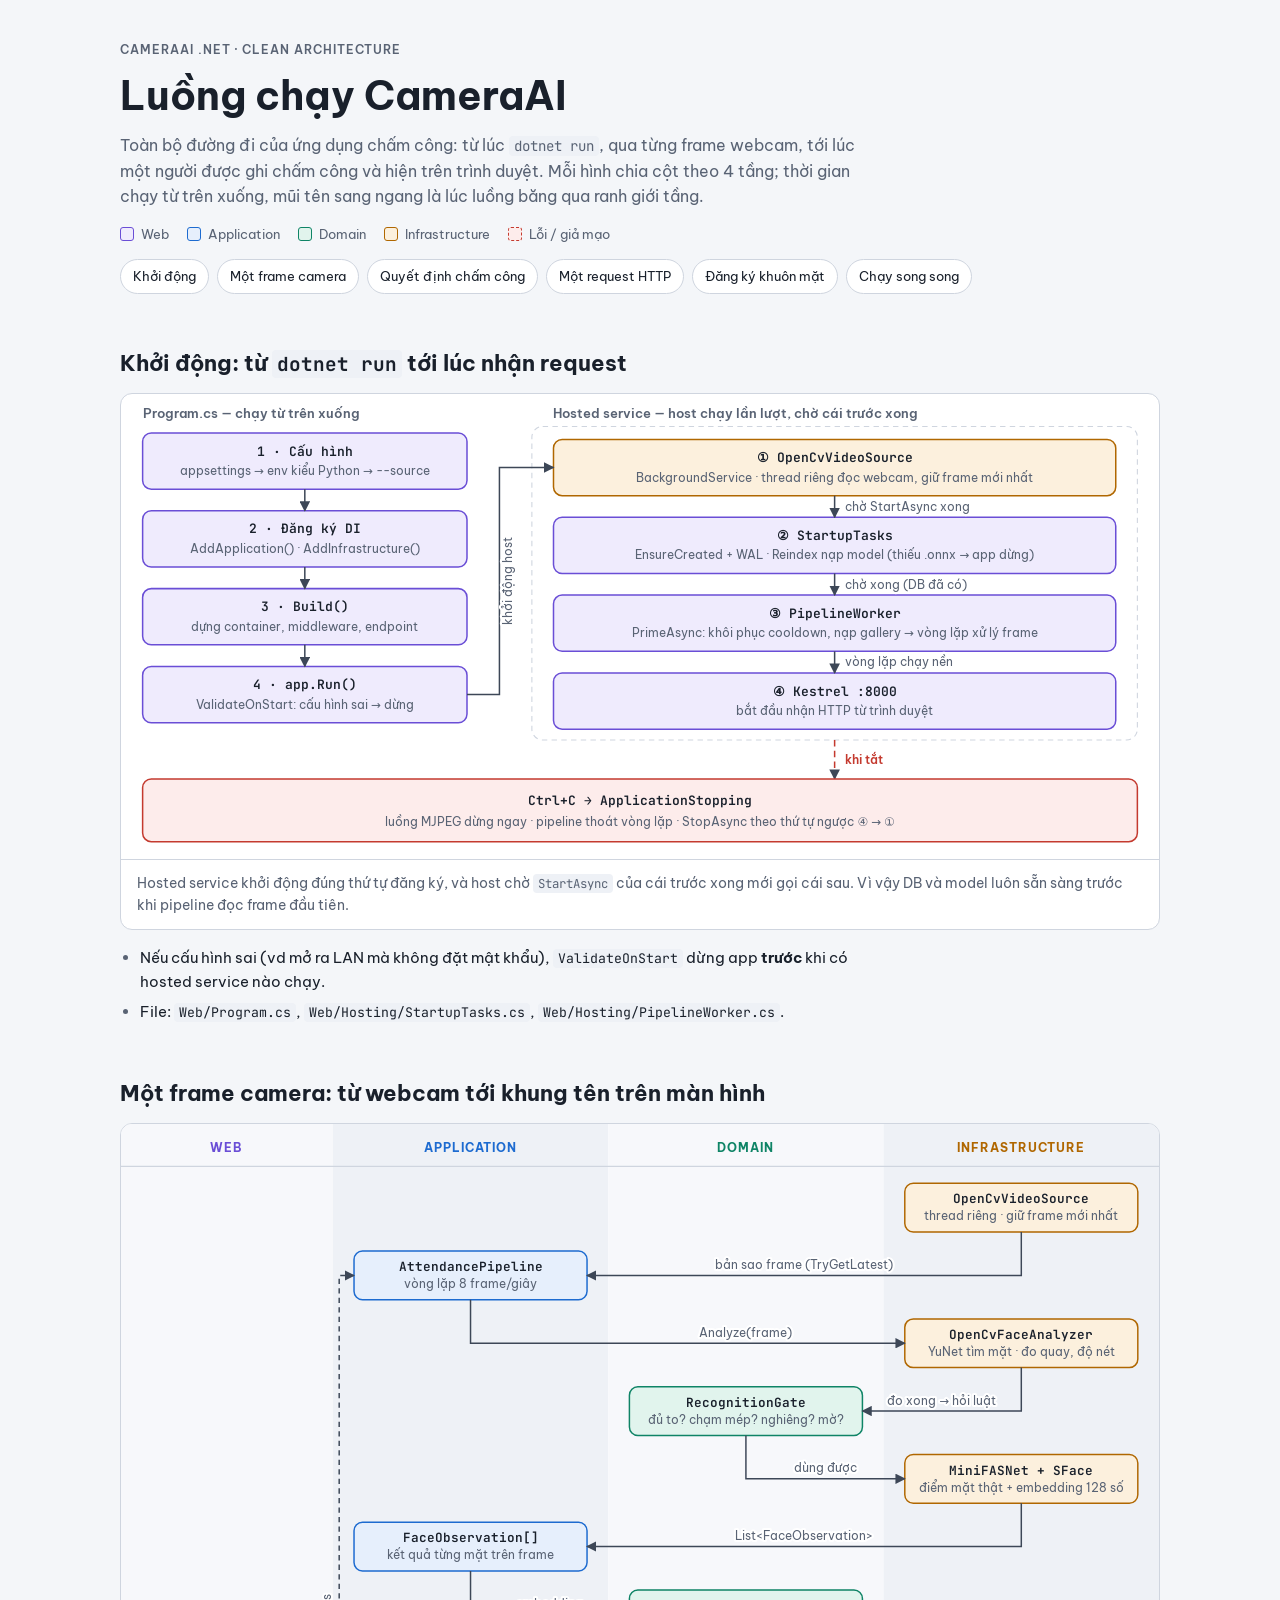
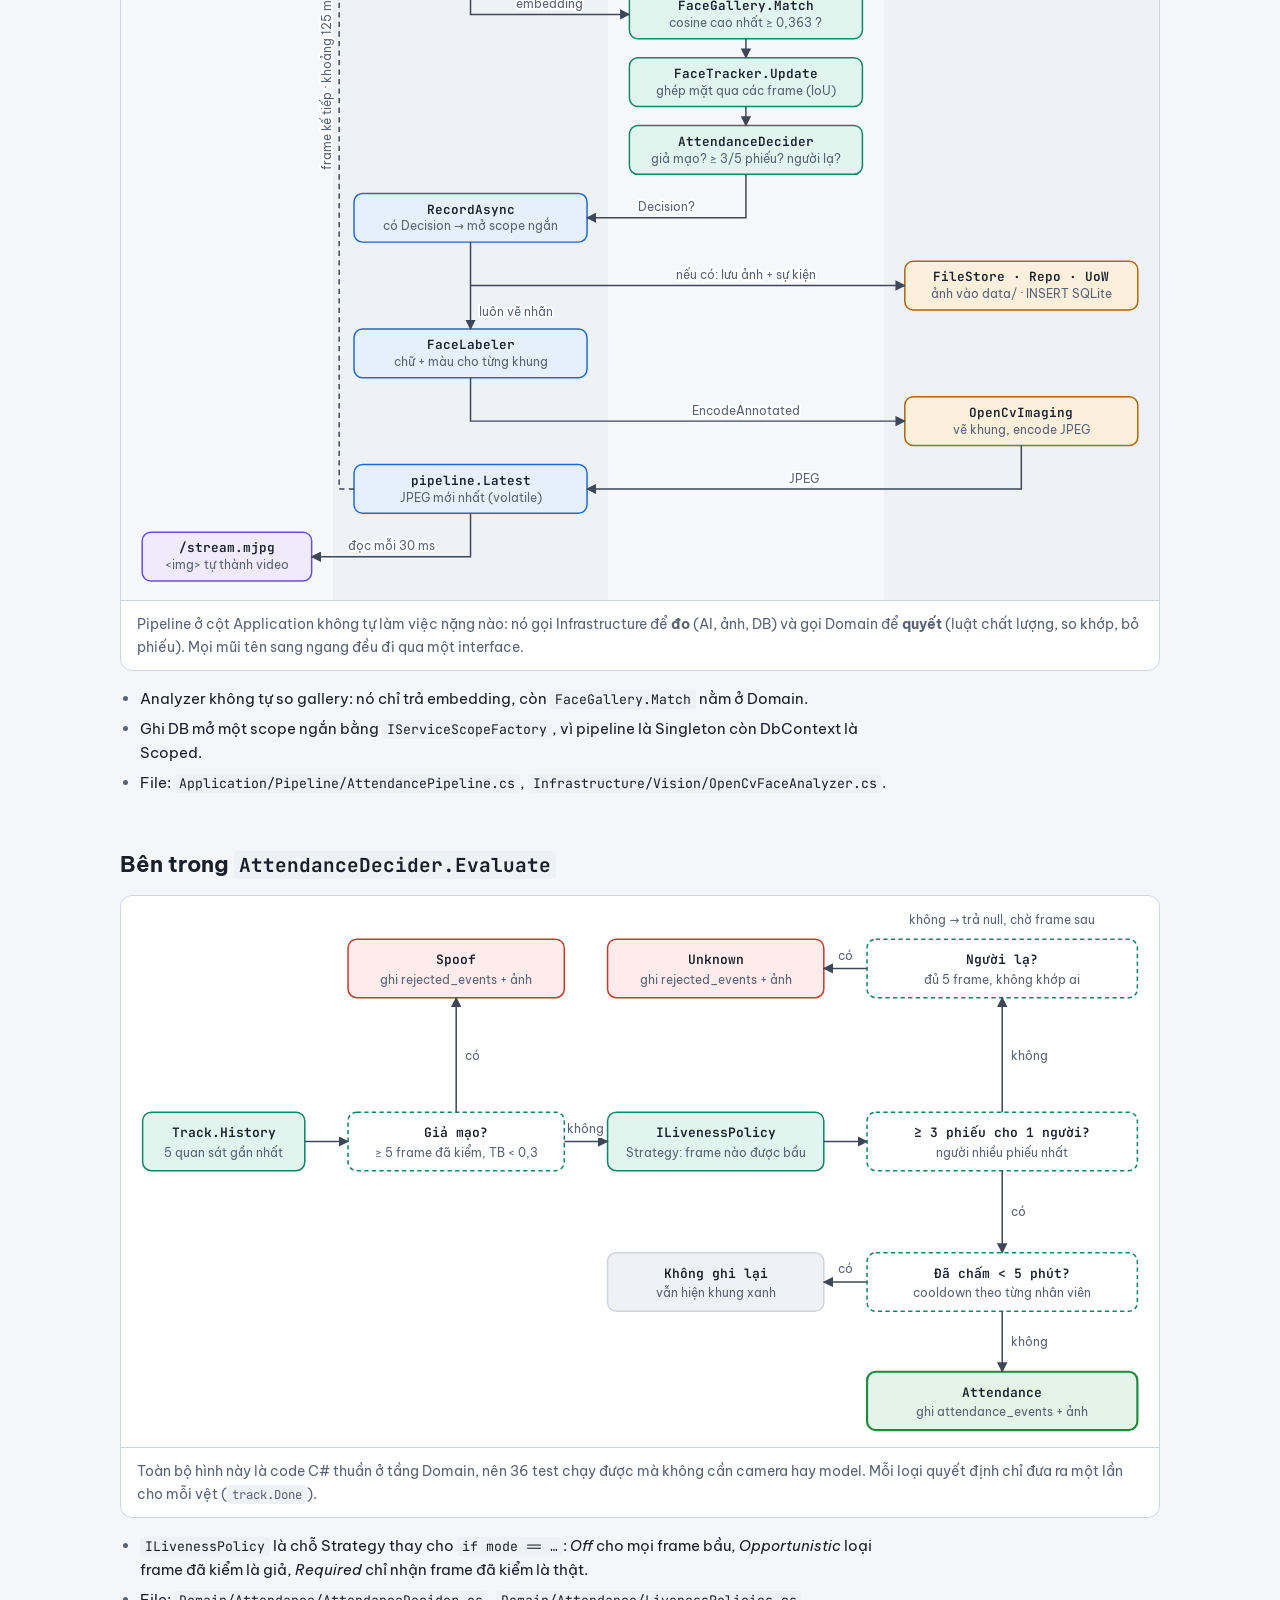
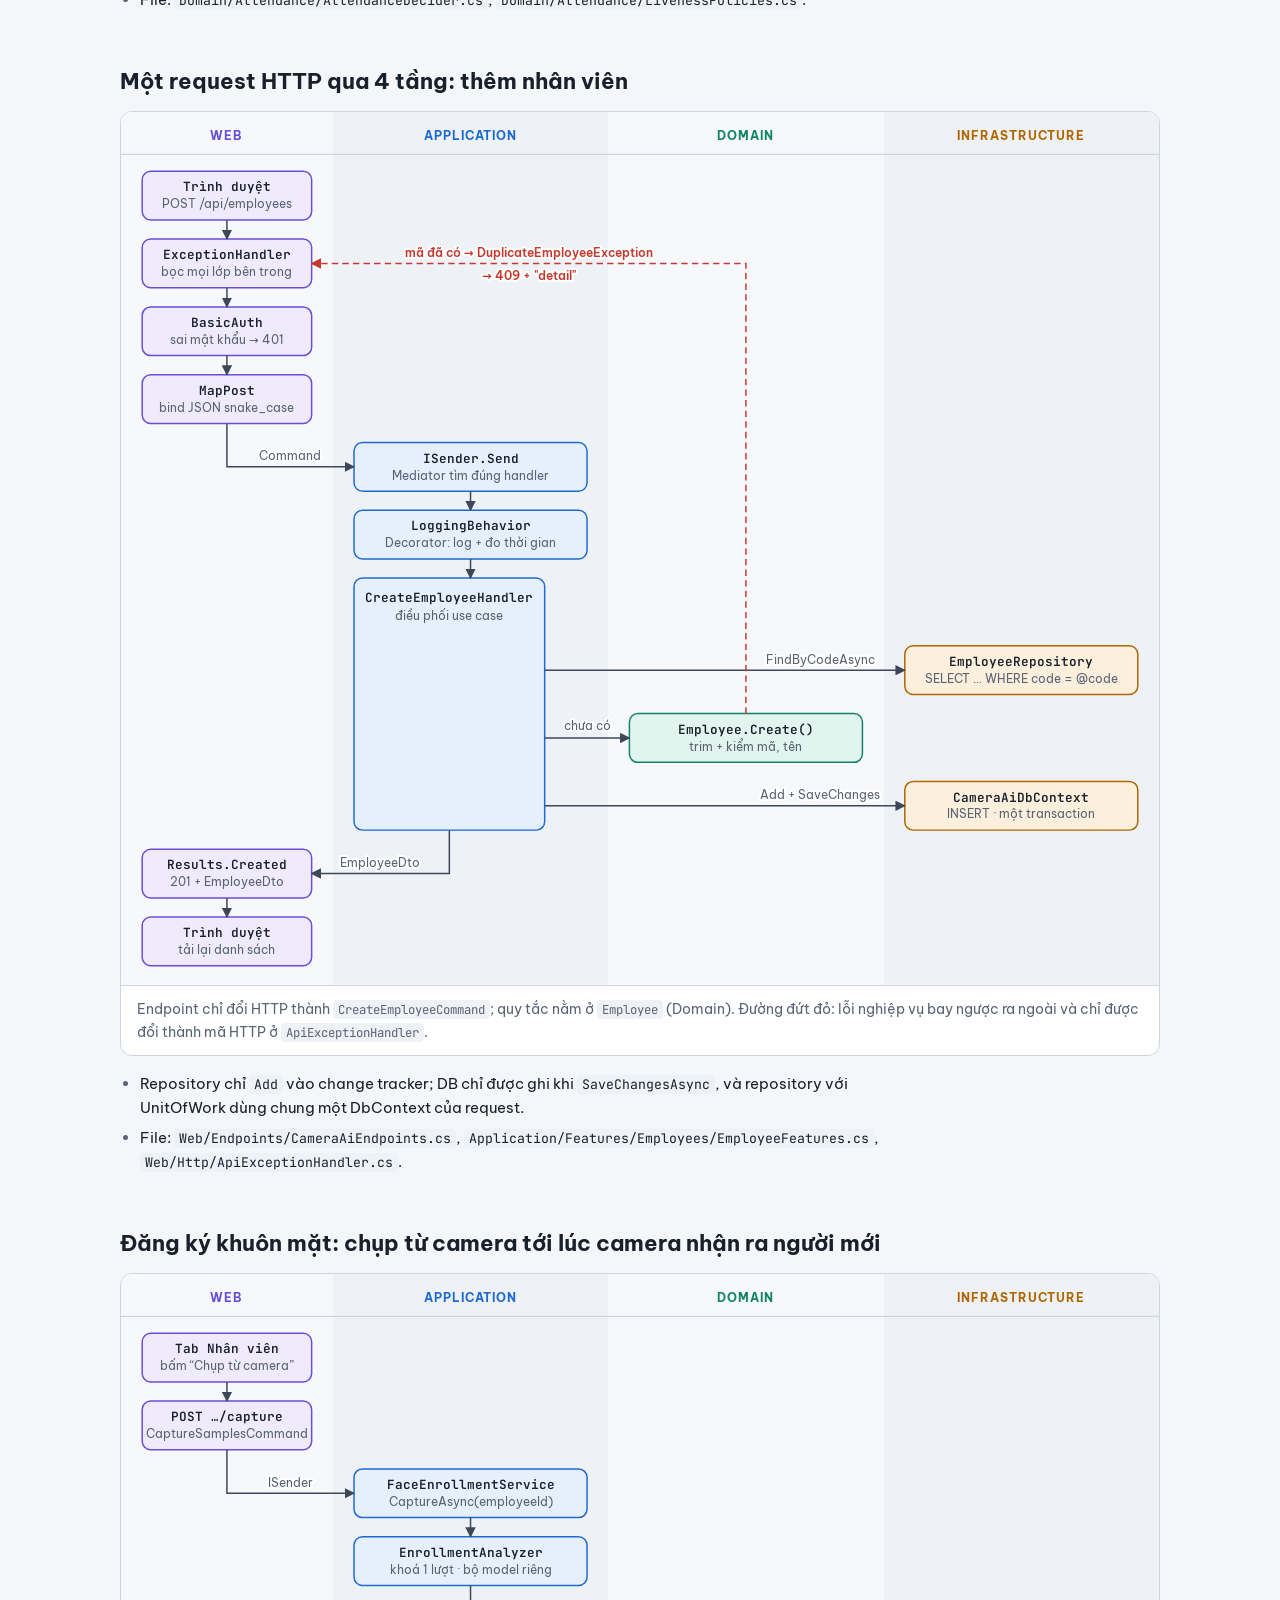
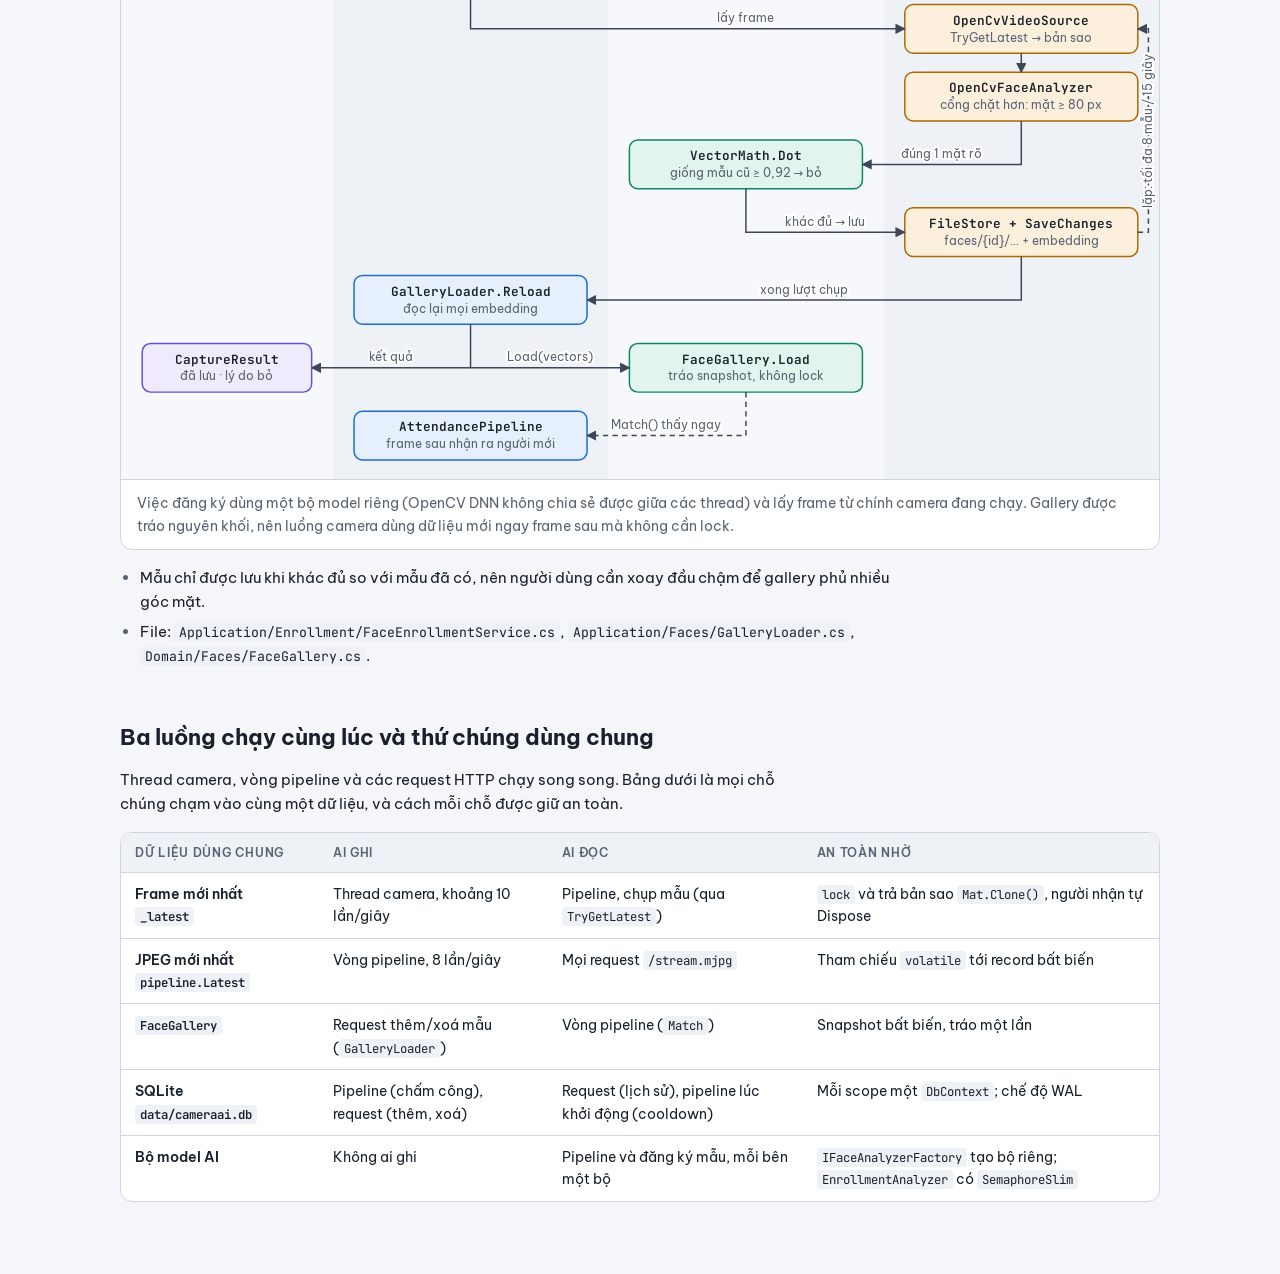
<file: dotnet/docs/05-luong-chay.html>
<!doctype html>
<html lang="vi">
<head>
<meta charset="utf-8">
<meta name="viewport" content="width=device-width, initial-scale=1, viewport-fit=cover">
<style>body{margin:0} :root{padding-top:env(safe-area-inset-top,0px);padding-bottom:env(safe-area-inset-bottom,0px)} [hidden]{display:none!important}</style>
<title>Luồng chạy CameraAI</title>
<meta name="claude:viewport-fit-sides" content="cover">
<link rel="preconnect" href="https://fonts.googleapis.com">
<link rel="preconnect" href="https://fonts.gstatic.com" crossorigin>
<link rel="stylesheet" href="https://fonts.googleapis.com/css2?family=Be+Vietnam+Pro:wght@400;500;600;700&family=JetBrains+Mono:wght@500;600&display=swap">
<style>
/* Layout: một cột đọc, mỗi luồng là một hình chia cột theo 4 tầng Clean Architecture, thời gian chạy từ trên xuống. */
:root {
  --bg: #f4f6f9; --fig: #ffffff; --ink: #19202b; --muted: #596374; --line: #cfd5df; --edge: #3d4757;
  --lane-a: #f7f8fb; --lane-b: #eef1f6;
  --web: #6a4ed6; --web-bg: #efebfd;
  --app: #1d6bd0; --app-bg: #e6effc;
  --dom: #0f8466; --dom-bg: #e1f4ed;
  --inf: #b06700; --inf-bg: #fcf0dd;
  --bad: #c43a2f; --bad-bg: #fdeceb;
  --good: #1f8a3d; --good-bg: #e4f5e8;
  --sans: "Be Vietnam Pro", "Segoe UI", system-ui, sans-serif;
  --mono: "JetBrains Mono", Consolas, "Cascadia Mono", monospace;
}
@media (prefers-color-scheme: dark) {
  :root:not([data-theme="light"]) {
    --bg: #11151b; --fig: #171c24; --ink: #e5e9f0; --muted: #9ba5b5; --line: #343c49; --edge: #b4bdcb;
    --lane-a: #161b22; --lane-b: #1b212a;
    --web: #a592ff; --web-bg: #251f3f; --app: #6ea9ff; --app-bg: #152539;
    --dom: #43c79f; --dom-bg: #10302a; --inf: #f2a845; --inf-bg: #33270f;
    --bad: #ff7b6f; --bad-bg: #3a1d1b; --good: #5fd27e; --good-bg: #133220;
    color-scheme: dark;
  }
}
:root[data-theme="dark"] {
  --bg: #11151b; --fig: #171c24; --ink: #e5e9f0; --muted: #9ba5b5; --line: #343c49; --edge: #b4bdcb;
  --lane-a: #161b22; --lane-b: #1b212a;
  --web: #a592ff; --web-bg: #251f3f; --app: #6ea9ff; --app-bg: #152539;
  --dom: #43c79f; --dom-bg: #10302a; --inf: #f2a845; --inf-bg: #33270f;
  --bad: #ff7b6f; --bad-bg: #3a1d1b; --good: #5fd27e; --good-bg: #133220;
  color-scheme: dark;
}

body {
  background: var(--bg); color: var(--ink); font-family: var(--sans); font-size: 15px; line-height: 1.6;
  padding-left: max(16px, env(safe-area-inset-left, 0px));
  padding-right: max(16px, env(safe-area-inset-right, 0px));
}
main { max-width: 1040px; margin: 0 auto; padding-block: 40px 72px; display: grid; gap: 56px; }
header { display: grid; gap: 14px; }
.eyebrow { font-size: 12px; letter-spacing: .08em; text-transform: uppercase; color: var(--muted); font-weight: 600; }
h1 { font-size: clamp(28px, 4vw, 40px); line-height: 1.15; margin: 0; font-weight: 700; text-wrap: balance; }
h2 { font-size: 22px; line-height: 1.25; margin: 0; font-weight: 700; text-wrap: balance; }
p { margin: 0; max-width: 68ch; }
.lead { color: var(--muted); font-size: 16px; }
code { font-family: var(--mono); font-size: .88em; background: var(--lane-b); padding: 1px 5px; border-radius: 4px; }

.legend { display: flex; flex-wrap: wrap; gap: 8px 18px; font-size: 13px; color: var(--muted); }
.legend span { display: inline-flex; align-items: center; gap: 7px; }
.legend i { width: 12px; height: 12px; border-radius: 3px; border: 1.5px solid; display: inline-block; }
.legend .web i { border-color: var(--web); background: var(--web-bg); }
.legend .app i { border-color: var(--app); background: var(--app-bg); }
.legend .dom i { border-color: var(--dom); background: var(--dom-bg); }
.legend .inf i { border-color: var(--inf); background: var(--inf-bg); }
.legend .bad i { border-color: var(--bad); background: var(--bad-bg); border-style: dashed; }

nav { display: flex; flex-wrap: wrap; gap: 8px; }
nav a {
  font-size: 13px; color: var(--ink); text-decoration: none; padding: 6px 12px; border-radius: 999px;
  border: 1px solid var(--line); background: var(--fig);
}
nav a:hover { border-color: var(--edge); }
nav a:focus-visible, .scroll:focus-visible { outline: 2px solid var(--app); outline-offset: 2px; }

section { display: grid; gap: 16px; scroll-margin-top: 16px; }
figure { margin: 0; background: var(--fig); border: 1px solid var(--line); border-radius: 12px; overflow: hidden; }
.scroll { overflow-x: auto; }
figcaption { padding: 12px 16px; border-top: 1px solid var(--line); color: var(--muted); font-size: 14px; }
.notes { display: grid; gap: 6px; margin: 0; padding-left: 20px; max-width: 76ch; }
.notes li::marker { color: var(--muted); }

svg.flow { display: block; width: 100%; height: auto; min-width: 780px; color: var(--edge); font-family: var(--sans); }
svg .lane-a { fill: var(--lane-a); } svg .lane-b { fill: var(--lane-b); }
svg .sep { stroke: var(--line); stroke-width: 1; }
svg .lh { font-size: 11.5px; font-weight: 700; letter-spacing: .08em; }
svg .lh.web { fill: var(--web); } svg .lh.app { fill: var(--app); } svg .lh.dom { fill: var(--dom); } svg .lh.inf { fill: var(--inf); }
svg .head { font-size: 12px; font-weight: 600; fill: var(--muted); }
svg .n rect { stroke-width: 1.4; }
svg .n.web rect { fill: var(--web-bg); stroke: var(--web); }
svg .n.app rect { fill: var(--app-bg); stroke: var(--app); }
svg .n.dom rect { fill: var(--dom-bg); stroke: var(--dom); }
svg .n.inf rect { fill: var(--inf-bg); stroke: var(--inf); }
svg .n.q rect { fill: var(--fig); stroke: var(--dom); stroke-dasharray: 4 3; }
svg .n.good rect { fill: var(--good-bg); stroke: var(--good); stroke-width: 2; }
svg .n.bad rect, svg .n.stop rect { fill: var(--bad-bg); stroke: var(--bad); }
svg .n.mute rect { fill: var(--lane-b); stroke: var(--line); }
svg .t { font-family: var(--mono); font-size: 12px; font-weight: 600; fill: var(--ink); }
svg .s { font-size: 11px; fill: var(--muted); }
svg .e { fill: none; stroke: var(--edge); stroke-width: 1.4; }
svg .e.loop { stroke-dasharray: 5 4; }
svg .e.err { stroke: var(--bad); stroke-dasharray: 6 4; }
svg .el { font-size: 11px; fill: var(--muted); paint-order: stroke; stroke: var(--fig); stroke-width: 4px; stroke-linejoin: round; }
svg .el.err { fill: var(--bad); font-weight: 600; }
svg .mk { fill: var(--edge); } svg .mk-bad { fill: var(--bad); }
svg .grp { fill: none; stroke: var(--line); stroke-dasharray: 5 4; }

.table-wrap { overflow-x: auto; background: var(--fig); border: 1px solid var(--line); border-radius: 12px; }
table { border-collapse: collapse; width: 100%; min-width: 720px; font-size: 14px; }
th, td { text-align: left; vertical-align: top; padding: 10px 14px; border-bottom: 1px solid var(--line); }
th { font-size: 12px; letter-spacing: .06em; text-transform: uppercase; color: var(--muted); font-weight: 600; background: var(--lane-b); }
tr:last-child td { border-bottom: 0; }
td:first-child { font-weight: 600; }

@media (prefers-reduced-motion: no-preference) { html { scroll-behavior: smooth; } }
</style>

<main>
  <header>
    <div class="eyebrow">CameraAI .NET · Clean Architecture</div>
    <h1>Luồng chạy CameraAI</h1>
    <p class="lead">Toàn bộ đường đi của ứng dụng chấm công: từ lúc <code>dotnet run</code>, qua từng frame webcam, tới lúc một
      người được ghi chấm công và hiện trên trình duyệt. Mỗi hình chia cột theo 4 tầng; thời gian chạy từ trên xuống, mũi tên
      sang ngang là lúc luồng băng qua ranh giới tầng.</p>
    <div class="legend" aria-label="Chú thích màu">
      <span class="web"><i></i>Web</span>
      <span class="app"><i></i>Application</span>
      <span class="dom"><i></i>Domain</span>
      <span class="inf"><i></i>Infrastructure</span>
      <span class="bad"><i></i>Lỗi / giả mạo</span>
    </div>
    <nav aria-label="Các luồng">
      <a href="#khoi-dong">Khởi động</a>
      <a href="#mot-frame">Một frame camera</a>
      <a href="#quyet-dinh">Quyết định chấm công</a>
      <a href="#request">Một request HTTP</a>
      <a href="#dang-ky">Đăng ký khuôn mặt</a>
      <a href="#song-song">Chạy song song</a>
    </nav>
  </header>

  <!-- ================= KHỞI ĐỘNG ================= -->
  <section id="khoi-dong">
    <h2>Khởi động: từ <code>dotnet run</code> tới lúc nhận request</h2>
    <figure>
      <div class="scroll" tabindex="0">
        <svg class="flow" viewBox="0 0 960 430" role="img"
             aria-label="Program.cs cấu hình, đăng ký DI, Build rồi Run; host khởi động lần lượt camera, StartupTasks, PipelineWorker và Kestrel; Ctrl+C dừng theo thứ tự ngược.">
          <defs>
            <marker id="mA" viewBox="0 0 10 10" refX="9" refY="5" markerWidth="7" markerHeight="7" orient="auto-start-reverse"><path d="M0 0L10 5L0 10z" class="mk"/></marker>
          </defs>
          <text class="head" x="20" y="22">Program.cs — chạy từ trên xuống</text>
          <g class="n web"><rect x="20" y="36" width="300" height="52" rx="8"/><text class="t" x="170" y="57" text-anchor="middle">1 · Cấu hình</text><text class="s" x="170" y="75" text-anchor="middle">appsettings → env kiểu Python → --source</text></g>
          <g class="n web"><rect x="20" y="108" width="300" height="52" rx="8"/><text class="t" x="170" y="129" text-anchor="middle">2 · Đăng ký DI</text><text class="s" x="170" y="147" text-anchor="middle">AddApplication() · AddInfrastructure()</text></g>
          <g class="n web"><rect x="20" y="180" width="300" height="52" rx="8"/><text class="t" x="170" y="201" text-anchor="middle">3 · Build()</text><text class="s" x="170" y="219" text-anchor="middle">dựng container, middleware, endpoint</text></g>
          <g class="n web"><rect x="20" y="252" width="300" height="52" rx="8"/><text class="t" x="170" y="273" text-anchor="middle">4 · app.Run()</text><text class="s" x="170" y="291" text-anchor="middle">ValidateOnStart: cấu hình sai → dừng</text></g>
          <path class="e" d="M170 88V108" marker-end="url(#mA)"/>
          <path class="e" d="M170 160V180" marker-end="url(#mA)"/>
          <path class="e" d="M170 232V252" marker-end="url(#mA)"/>

          <text class="head" x="400" y="22">Hosted service — host chạy lần lượt, chờ cái trước xong</text>
          <rect class="grp" x="380" y="30" width="560" height="290" rx="10"/>
          <g class="n inf"><rect x="400" y="42" width="520" height="52" rx="8"/><text class="t" x="660" y="63" text-anchor="middle">① OpenCvVideoSource</text><text class="s" x="660" y="81" text-anchor="middle">BackgroundService · thread riêng đọc webcam, giữ frame mới nhất</text></g>
          <g class="n web"><rect x="400" y="114" width="520" height="52" rx="8"/><text class="t" x="660" y="135" text-anchor="middle">② StartupTasks</text><text class="s" x="660" y="153" text-anchor="middle">EnsureCreated + WAL · Reindex nạp model (thiếu .onnx → app dừng)</text></g>
          <g class="n web"><rect x="400" y="186" width="520" height="52" rx="8"/><text class="t" x="660" y="207" text-anchor="middle">③ PipelineWorker</text><text class="s" x="660" y="225" text-anchor="middle">PrimeAsync: khôi phục cooldown, nạp gallery → vòng lặp xử lý frame</text></g>
          <g class="n web"><rect x="400" y="258" width="520" height="52" rx="8"/><text class="t" x="660" y="279" text-anchor="middle">④ Kestrel :8000</text><text class="s" x="660" y="297" text-anchor="middle">bắt đầu nhận HTTP từ trình duyệt</text></g>
          <path class="e" d="M660 94V114" marker-end="url(#mA)"/><text class="el" x="670" y="108">chờ StartAsync xong</text>
          <path class="e" d="M660 166V186" marker-end="url(#mA)"/><text class="el" x="670" y="180">chờ xong (DB đã có)</text>
          <path class="e" d="M660 238V258" marker-end="url(#mA)"/><text class="el" x="670" y="252">vòng lặp chạy nền</text>

          <path class="e" d="M320 278H350V68H400" marker-end="url(#mA)"/>
          <text class="el" x="362" y="173" text-anchor="middle" transform="rotate(-90 362 173)">khởi động host</text>

          <path class="e err" d="M660 320V356" marker-end="url(#mA)"/><text class="el err" x="670" y="342">khi tắt</text>
          <g class="n stop"><rect x="20" y="356" width="920" height="58" rx="8"/><text class="t" x="480" y="380" text-anchor="middle">Ctrl+C → ApplicationStopping</text><text class="s" x="480" y="400" text-anchor="middle">luồng MJPEG dừng ngay · pipeline thoát vòng lặp · StopAsync theo thứ tự ngược ④ → ①</text></g>
        </svg>
      </div>
      <figcaption>Hosted service khởi động đúng thứ tự đăng ký, và host chờ <code>StartAsync</code> của cái trước xong mới gọi cái sau.
        Vì vậy DB và model luôn sẵn sàng trước khi pipeline đọc frame đầu tiên.</figcaption>
    </figure>
    <ul class="notes">
      <li>Nếu cấu hình sai (vd mở ra LAN mà không đặt mật khẩu), <code>ValidateOnStart</code> dừng app <b>trước</b> khi có hosted service nào chạy.</li>
      <li>File: <code>Web/Program.cs</code>, <code>Web/Hosting/StartupTasks.cs</code>, <code>Web/Hosting/PipelineWorker.cs</code>.</li>
    </ul>
  </section>

  <!-- ================= MỘT FRAME ================= -->
  <section id="mot-frame">
    <h2>Một frame camera: từ webcam tới khung tên trên màn hình</h2>
    <figure>
      <div class="scroll" tabindex="0">
        <svg class="flow" viewBox="0 0 980 1016" role="img"
             aria-label="Thread camera giữ frame mới nhất; pipeline lấy bản sao, Infrastructure phát hiện và đo mặt, Domain kiểm chất lượng, Infrastructure tính điểm thật và embedding, Domain so gallery, bám vệt và quyết định; nếu có quyết định thì lưu ảnh và DB; sau đó vẽ nhãn, encode JPEG và phát qua MJPEG; lặp lại mỗi khoảng 125 ms.">
          <defs>
            <marker id="mB" viewBox="0 0 10 10" refX="9" refY="5" markerWidth="7" markerHeight="7" orient="auto-start-reverse"><path d="M0 0L10 5L0 10z" class="mk"/></marker>
          </defs>
          <rect class="lane-a" x="0" y="0" width="200" height="1016"/>
          <rect class="lane-b" x="200" y="0" width="260" height="1016"/>
          <rect class="lane-a" x="460" y="0" width="260" height="1016"/>
          <rect class="lane-b" x="720" y="0" width="260" height="1016"/>
          <text class="lh web" x="100" y="26" text-anchor="middle">WEB</text>
          <text class="lh app" x="330" y="26" text-anchor="middle">APPLICATION</text>
          <text class="lh dom" x="590" y="26" text-anchor="middle">DOMAIN</text>
          <text class="lh inf" x="850" y="26" text-anchor="middle">INFRASTRUCTURE</text>
          <line class="sep" x1="0" y1="40" x2="980" y2="40"/>

          <!-- nút -->
          <g class="n inf"><rect x="740" y="56" width="220" height="46" rx="8"/><text class="t" x="850" y="75" text-anchor="middle">OpenCvVideoSource</text><text class="s" x="850" y="91" text-anchor="middle">thread riêng · giữ frame mới nhất</text></g>
          <g class="n app"><rect x="220" y="120" width="220" height="46" rx="8"/><text class="t" x="330" y="139" text-anchor="middle">AttendancePipeline</text><text class="s" x="330" y="155" text-anchor="middle">vòng lặp 8 frame/giây</text></g>
          <g class="n inf"><rect x="740" y="184" width="220" height="46" rx="8"/><text class="t" x="850" y="203" text-anchor="middle">OpenCvFaceAnalyzer</text><text class="s" x="850" y="219" text-anchor="middle">YuNet tìm mặt · đo quay, độ nét</text></g>
          <g class="n dom"><rect x="480" y="248" width="220" height="46" rx="8"/><text class="t" x="590" y="267" text-anchor="middle">RecognitionGate</text><text class="s" x="590" y="283" text-anchor="middle">đủ to? chạm mép? nghiêng? mờ?</text></g>
          <g class="n inf"><rect x="740" y="312" width="220" height="46" rx="8"/><text class="t" x="850" y="331" text-anchor="middle">MiniFASNet + SFace</text><text class="s" x="850" y="347" text-anchor="middle">điểm mặt thật + embedding 128 số</text></g>
          <g class="n app"><rect x="220" y="376" width="220" height="46" rx="8"/><text class="t" x="330" y="395" text-anchor="middle">FaceObservation[]</text><text class="s" x="330" y="411" text-anchor="middle">kết quả từng mặt trên frame</text></g>
          <g class="n dom"><rect x="480" y="440" width="220" height="46" rx="8"/><text class="t" x="590" y="459" text-anchor="middle">FaceGallery.Match</text><text class="s" x="590" y="475" text-anchor="middle">cosine cao nhất ≥ 0,363 ?</text></g>
          <g class="n dom"><rect x="480" y="504" width="220" height="46" rx="8"/><text class="t" x="590" y="523" text-anchor="middle">FaceTracker.Update</text><text class="s" x="590" y="539" text-anchor="middle">ghép mặt qua các frame (IoU)</text></g>
          <g class="n dom"><rect x="480" y="568" width="220" height="46" rx="8"/><text class="t" x="590" y="587" text-anchor="middle">AttendanceDecider</text><text class="s" x="590" y="603" text-anchor="middle">giả mạo? ≥ 3/5 phiếu? người lạ?</text></g>
          <g class="n app"><rect x="220" y="632" width="220" height="46" rx="8"/><text class="t" x="330" y="651" text-anchor="middle">RecordAsync</text><text class="s" x="330" y="667" text-anchor="middle">có Decision → mở scope ngắn</text></g>
          <g class="n inf"><rect x="740" y="696" width="220" height="46" rx="8"/><text class="t" x="850" y="715" text-anchor="middle">FileStore · Repo · UoW</text><text class="s" x="850" y="731" text-anchor="middle">ảnh vào data/ · INSERT SQLite</text></g>
          <g class="n app"><rect x="220" y="760" width="220" height="46" rx="8"/><text class="t" x="330" y="779" text-anchor="middle">FaceLabeler</text><text class="s" x="330" y="795" text-anchor="middle">chữ + màu cho từng khung</text></g>
          <g class="n inf"><rect x="740" y="824" width="220" height="46" rx="8"/><text class="t" x="850" y="843" text-anchor="middle">OpenCvImaging</text><text class="s" x="850" y="859" text-anchor="middle">vẽ khung, encode JPEG</text></g>
          <g class="n app"><rect x="220" y="888" width="220" height="46" rx="8"/><text class="t" x="330" y="907" text-anchor="middle">pipeline.Latest</text><text class="s" x="330" y="923" text-anchor="middle">JPEG mới nhất (volatile)</text></g>
          <g class="n web"><rect x="20" y="952" width="160" height="46" rx="8"/><text class="t" x="100" y="971" text-anchor="middle">/stream.mjpg</text><text class="s" x="100" y="987" text-anchor="middle">&lt;img&gt; tự thành video</text></g>

          <!-- cạnh -->
          <path class="e" d="M850 102V143H440" marker-end="url(#mB)"/><text class="el" x="645" y="137" text-anchor="middle">bản sao frame (TryGetLatest)</text>
          <path class="e" d="M330 166V207H740" marker-end="url(#mB)"/><text class="el" x="590" y="201" text-anchor="middle">Analyze(frame)</text>
          <path class="e" d="M850 230V271H700" marker-end="url(#mB)"/><text class="el" x="775" y="265" text-anchor="middle">đo xong → hỏi luật</text>
          <path class="e" d="M590 294V335H740" marker-end="url(#mB)"/><text class="el" x="665" y="329" text-anchor="middle">dùng được</text>
          <path class="e" d="M850 358V399H440" marker-end="url(#mB)"/><text class="el" x="645" y="393" text-anchor="middle">List&lt;FaceObservation&gt;</text>
          <path class="e" d="M330 422V463H480" marker-end="url(#mB)"/><text class="el" x="405" y="457" text-anchor="middle">embedding</text>
          <path class="e" d="M590 486V504" marker-end="url(#mB)"/>
          <path class="e" d="M590 550V568" marker-end="url(#mB)"/>
          <path class="e" d="M590 614V655H440" marker-end="url(#mB)"/><text class="el" x="515" y="649" text-anchor="middle">Decision?</text>
          <path class="e" d="M330 678V719H740" marker-end="url(#mB)"/><text class="el" x="590" y="713" text-anchor="middle">nếu có: lưu ảnh + sự kiện</text>
          <path class="e" d="M330 719V760" marker-end="url(#mB)"/><text class="el" x="338" y="748">luôn vẽ nhãn</text>
          <path class="e" d="M330 806V847H740" marker-end="url(#mB)"/><text class="el" x="590" y="841" text-anchor="middle">EncodeAnnotated</text>
          <path class="e" d="M850 870V911H440" marker-end="url(#mB)"/><text class="el" x="645" y="905" text-anchor="middle">JPEG</text>
          <path class="e" d="M330 934V975H180" marker-end="url(#mB)"/><text class="el" x="255" y="969" text-anchor="middle">đọc mỗi 30 ms</text>
          <path class="e loop" d="M220 911H206V143H220" marker-end="url(#mB)"/>
          <text class="el" x="198" y="527" text-anchor="middle" transform="rotate(-90 198 527)">frame kế tiếp · khoảng 125 ms</text>
        </svg>
      </div>
      <figcaption>Pipeline ở cột Application không tự làm việc nặng nào: nó gọi Infrastructure để <b>đo</b> (AI, ảnh, DB) và gọi Domain để
        <b>quyết</b> (luật chất lượng, so khớp, bỏ phiếu). Mọi mũi tên sang ngang đều đi qua một interface.</figcaption>
    </figure>
    <ul class="notes">
      <li>Analyzer không tự so gallery: nó chỉ trả embedding, còn <code>FaceGallery.Match</code> nằm ở Domain.</li>
      <li>Ghi DB mở một scope ngắn bằng <code>IServiceScopeFactory</code>, vì pipeline là Singleton còn DbContext là Scoped.</li>
      <li>File: <code>Application/Pipeline/AttendancePipeline.cs</code>, <code>Infrastructure/Vision/OpenCvFaceAnalyzer.cs</code>.</li>
    </ul>
  </section>

  <!-- ================= QUYẾT ĐỊNH ================= -->
  <section id="quyet-dinh">
    <h2>Bên trong <code>AttendanceDecider.Evaluate</code></h2>
    <figure>
      <div class="scroll" tabindex="0">
        <svg class="flow" viewBox="0 0 960 510" role="img"
             aria-label="Từ 5 quan sát gần nhất: nếu giả mạo thì ghi Spoof; nếu không, policy lọc frame được bỏ phiếu; đủ 3 phiếu cho một người thì kiểm cooldown 5 phút, quá thì ghi Attendance; không đủ phiếu thì kiểm người lạ.">
          <defs>
            <marker id="mC" viewBox="0 0 10 10" refX="9" refY="5" markerWidth="7" markerHeight="7" orient="auto-start-reverse"><path d="M0 0L10 5L0 10z" class="mk"/></marker>
          </defs>
          <g class="n dom"><rect x="20" y="200" width="150" height="54" rx="8"/><text class="t" x="95" y="223" text-anchor="middle">Track.History</text><text class="s" x="95" y="241" text-anchor="middle">5 quan sát gần nhất</text></g>
          <g class="n q"><rect x="210" y="200" width="200" height="54" rx="8"/><text class="t" x="310" y="223" text-anchor="middle">Giả mạo?</text><text class="s" x="310" y="241" text-anchor="middle">≥ 5 frame đã kiểm, TB &lt; 0,3</text></g>
          <g class="n bad"><rect x="210" y="40" width="200" height="54" rx="8"/><text class="t" x="310" y="63" text-anchor="middle">Spoof</text><text class="s" x="310" y="81" text-anchor="middle">ghi rejected_events + ảnh</text></g>
          <g class="n dom"><rect x="450" y="200" width="200" height="54" rx="8"/><text class="t" x="550" y="223" text-anchor="middle">ILivenessPolicy</text><text class="s" x="550" y="241" text-anchor="middle">Strategy: frame nào được bầu</text></g>
          <g class="n q"><rect x="690" y="200" width="250" height="54" rx="8"/><text class="t" x="815" y="223" text-anchor="middle">≥ 3 phiếu cho 1 người?</text><text class="s" x="815" y="241" text-anchor="middle">người nhiều phiếu nhất</text></g>
          <g class="n q"><rect x="690" y="40" width="250" height="54" rx="8"/><text class="t" x="815" y="63" text-anchor="middle">Người lạ?</text><text class="s" x="815" y="81" text-anchor="middle">đủ 5 frame, không khớp ai</text></g>
          <text class="el" x="815" y="26" text-anchor="middle">không → trả null, chờ frame sau</text>
          <g class="n bad"><rect x="450" y="40" width="200" height="54" rx="8"/><text class="t" x="550" y="63" text-anchor="middle">Unknown</text><text class="s" x="550" y="81" text-anchor="middle">ghi rejected_events + ảnh</text></g>
          <g class="n q"><rect x="690" y="330" width="250" height="54" rx="8"/><text class="t" x="815" y="353" text-anchor="middle">Đã chấm &lt; 5 phút?</text><text class="s" x="815" y="371" text-anchor="middle">cooldown theo từng nhân viên</text></g>
          <g class="n mute"><rect x="450" y="330" width="200" height="54" rx="8"/><text class="t" x="550" y="353" text-anchor="middle">Không ghi lại</text><text class="s" x="550" y="371" text-anchor="middle">vẫn hiện khung xanh</text></g>
          <g class="n good"><rect x="690" y="440" width="250" height="54" rx="8"/><text class="t" x="815" y="463" text-anchor="middle">Attendance</text><text class="s" x="815" y="481" text-anchor="middle">ghi attendance_events + ảnh</text></g>

          <path class="e" d="M170 227H210" marker-end="url(#mC)"/>
          <path class="e" d="M310 200V94" marker-end="url(#mC)"/><text class="el" x="318" y="152">có</text>
          <path class="e" d="M410 227H450" marker-end="url(#mC)"/><text class="el" x="430" y="219" text-anchor="middle">không</text>
          <path class="e" d="M650 227H690" marker-end="url(#mC)"/>
          <path class="e" d="M815 200V94" marker-end="url(#mC)"/><text class="el" x="823" y="152">không</text>
          <path class="e" d="M690 67H650" marker-end="url(#mC)"/><text class="el" x="670" y="59" text-anchor="middle">có</text>
          <path class="e" d="M815 254V330" marker-end="url(#mC)"/><text class="el" x="823" y="296">có</text>
          <path class="e" d="M690 357H650" marker-end="url(#mC)"/><text class="el" x="670" y="349" text-anchor="middle">có</text>
          <path class="e" d="M815 384V440" marker-end="url(#mC)"/><text class="el" x="823" y="416">không</text>
        </svg>
      </div>
      <figcaption>Toàn bộ hình này là code C# thuần ở tầng Domain, nên 36 test chạy được mà không cần camera hay model.
        Mỗi loại quyết định chỉ đưa ra một lần cho mỗi vệt (<code>track.Done</code>).</figcaption>
    </figure>
    <ul class="notes">
      <li><code>ILivenessPolicy</code> là chỗ Strategy thay cho <code>if mode == …</code>: <i>Off</i> cho mọi frame bầu, <i>Opportunistic</i> loại frame đã kiểm là giả, <i>Required</i> chỉ nhận frame đã kiểm là thật.</li>
      <li>File: <code>Domain/Attendance/AttendanceDecider.cs</code>, <code>Domain/Attendance/LivenessPolicies.cs</code>.</li>
    </ul>
  </section>

  <!-- ================= REQUEST HTTP ================= -->
  <section id="request">
    <h2>Một request HTTP qua 4 tầng: thêm nhân viên</h2>
    <figure>
      <div class="scroll" tabindex="0">
        <svg class="flow" viewBox="0 0 980 824" role="img"
             aria-label="Request POST đi qua ExceptionHandler, BasicAuth, endpoint; endpoint gửi Command qua ISender và LoggingBehavior tới handler; handler hỏi repository, gọi Employee.Create của Domain, lưu bằng DbContext; trả 201. Nếu mã trùng, Domain ném lỗi và ExceptionHandler trả 409.">
          <defs>
            <marker id="mD" viewBox="0 0 10 10" refX="9" refY="5" markerWidth="7" markerHeight="7" orient="auto-start-reverse"><path d="M0 0L10 5L0 10z" class="mk"/></marker>
            <marker id="mDe" viewBox="0 0 10 10" refX="9" refY="5" markerWidth="7" markerHeight="7" orient="auto-start-reverse"><path d="M0 0L10 5L0 10z" class="mk-bad"/></marker>
          </defs>
          <rect class="lane-a" x="0" y="0" width="200" height="824"/>
          <rect class="lane-b" x="200" y="0" width="260" height="824"/>
          <rect class="lane-a" x="460" y="0" width="260" height="824"/>
          <rect class="lane-b" x="720" y="0" width="260" height="824"/>
          <text class="lh web" x="100" y="26" text-anchor="middle">WEB</text>
          <text class="lh app" x="330" y="26" text-anchor="middle">APPLICATION</text>
          <text class="lh dom" x="590" y="26" text-anchor="middle">DOMAIN</text>
          <text class="lh inf" x="850" y="26" text-anchor="middle">INFRASTRUCTURE</text>
          <line class="sep" x1="0" y1="40" x2="980" y2="40"/>

          <g class="n web"><rect x="20" y="56" width="160" height="46" rx="8"/><text class="t" x="100" y="75" text-anchor="middle">Trình duyệt</text><text class="s" x="100" y="91" text-anchor="middle">POST /api/employees</text></g>
          <g class="n web"><rect x="20" y="120" width="160" height="46" rx="8"/><text class="t" x="100" y="139" text-anchor="middle">ExceptionHandler</text><text class="s" x="100" y="155" text-anchor="middle">bọc mọi lớp bên trong</text></g>
          <g class="n web"><rect x="20" y="184" width="160" height="46" rx="8"/><text class="t" x="100" y="203" text-anchor="middle">BasicAuth</text><text class="s" x="100" y="219" text-anchor="middle">sai mật khẩu → 401</text></g>
          <g class="n web"><rect x="20" y="248" width="160" height="46" rx="8"/><text class="t" x="100" y="267" text-anchor="middle">MapPost</text><text class="s" x="100" y="283" text-anchor="middle">bind JSON snake_case</text></g>
          <g class="n app"><rect x="220" y="312" width="220" height="46" rx="8"/><text class="t" x="330" y="331" text-anchor="middle">ISender.Send</text><text class="s" x="330" y="347" text-anchor="middle">Mediator tìm đúng handler</text></g>
          <g class="n app"><rect x="220" y="376" width="220" height="46" rx="8"/><text class="t" x="330" y="395" text-anchor="middle">LoggingBehavior</text><text class="s" x="330" y="411" text-anchor="middle">Decorator: log + đo thời gian</text></g>
          <g class="n app"><rect x="220" y="440" width="180" height="238" rx="8"/><text class="t" x="310" y="463" text-anchor="middle">CreateEmployeeHandler</text><text class="s" x="310" y="480" text-anchor="middle">điều phối use case</text></g>
          <g class="n inf"><rect x="740" y="504" width="220" height="46" rx="8"/><text class="t" x="850" y="523" text-anchor="middle">EmployeeRepository</text><text class="s" x="850" y="539" text-anchor="middle">SELECT … WHERE code = @code</text></g>
          <g class="n dom"><rect x="480" y="568" width="220" height="46" rx="8"/><text class="t" x="590" y="587" text-anchor="middle">Employee.Create()</text><text class="s" x="590" y="603" text-anchor="middle">trim + kiểm mã, tên</text></g>
          <g class="n inf"><rect x="740" y="632" width="220" height="46" rx="8"/><text class="t" x="850" y="651" text-anchor="middle">CameraAiDbContext</text><text class="s" x="850" y="667" text-anchor="middle">INSERT · một transaction</text></g>
          <g class="n web"><rect x="20" y="696" width="160" height="46" rx="8"/><text class="t" x="100" y="715" text-anchor="middle">Results.Created</text><text class="s" x="100" y="731" text-anchor="middle">201 + EmployeeDto</text></g>
          <g class="n web"><rect x="20" y="760" width="160" height="46" rx="8"/><text class="t" x="100" y="779" text-anchor="middle">Trình duyệt</text><text class="s" x="100" y="795" text-anchor="middle">tải lại danh sách</text></g>

          <path class="e" d="M100 102V120" marker-end="url(#mD)"/>
          <path class="e" d="M100 166V184" marker-end="url(#mD)"/>
          <path class="e" d="M100 230V248" marker-end="url(#mD)"/>
          <path class="e" d="M100 294V335H220" marker-end="url(#mD)"/><text class="el" x="160" y="329" text-anchor="middle">Command</text>
          <path class="e" d="M330 358V376" marker-end="url(#mD)"/>
          <path class="e" d="M330 422V440" marker-end="url(#mD)"/>
          <path class="e" d="M400 527H740" marker-end="url(#mD)"/><text class="el" x="660" y="521" text-anchor="middle">FindByCodeAsync</text>
          <path class="e" d="M400 591H480" marker-end="url(#mD)"/><text class="el" x="440" y="583" text-anchor="middle">chưa có</text>
          <path class="e" d="M400 655H740" marker-end="url(#mD)"/><text class="el" x="660" y="649" text-anchor="middle">Add + SaveChanges</text>
          <path class="e" d="M310 678V719H180" marker-end="url(#mD)"/><text class="el" x="245" y="713" text-anchor="middle">EmployeeDto</text>
          <path class="e" d="M100 742V760" marker-end="url(#mD)"/>

          <path class="e err" d="M590 568V143H180" marker-end="url(#mDe)"/>
          <text class="el err" x="385" y="137" text-anchor="middle">mã đã có → DuplicateEmployeeException</text>
          <text class="el err" x="385" y="159" text-anchor="middle">→ 409 + "detail"</text>
        </svg>
      </div>
      <figcaption>Endpoint chỉ đổi HTTP thành <code>CreateEmployeeCommand</code>; quy tắc nằm ở <code>Employee</code> (Domain).
        Đường đứt đỏ: lỗi nghiệp vụ bay ngược ra ngoài và chỉ được đổi thành mã HTTP ở <code>ApiExceptionHandler</code>.</figcaption>
    </figure>
    <ul class="notes">
      <li>Repository chỉ <code>Add</code> vào change tracker; DB chỉ được ghi khi <code>SaveChangesAsync</code>, và repository với UnitOfWork dùng chung một DbContext của request.</li>
      <li>File: <code>Web/Endpoints/CameraAiEndpoints.cs</code>, <code>Application/Features/Employees/EmployeeFeatures.cs</code>, <code>Web/Http/ApiExceptionHandler.cs</code>.</li>
    </ul>
  </section>

  <!-- ================= ĐĂNG KÝ ================= -->
  <section id="dang-ky">
    <h2>Đăng ký khuôn mặt: chụp từ camera tới lúc camera nhận ra người mới</h2>
    <figure>
      <div class="scroll" tabindex="0">
        <svg class="flow" viewBox="0 0 980 760" role="img"
             aria-label="Bấm chụp gửi CaptureSamplesCommand; FaceEnrollmentService khoá analyzer riêng, lặp lấy frame, kiểm đúng một mặt rõ, bỏ mẫu quá giống mẫu cũ, lưu ảnh và embedding; xong thì GalleryLoader nạp lại gallery, trả kết quả cho trình duyệt, và pipeline nhận ra người mới ngay frame sau.">
          <defs>
            <marker id="mE" viewBox="0 0 10 10" refX="9" refY="5" markerWidth="7" markerHeight="7" orient="auto-start-reverse"><path d="M0 0L10 5L0 10z" class="mk"/></marker>
          </defs>
          <rect class="lane-a" x="0" y="0" width="200" height="760"/>
          <rect class="lane-b" x="200" y="0" width="260" height="760"/>
          <rect class="lane-a" x="460" y="0" width="260" height="760"/>
          <rect class="lane-b" x="720" y="0" width="260" height="760"/>
          <text class="lh web" x="100" y="26" text-anchor="middle">WEB</text>
          <text class="lh app" x="330" y="26" text-anchor="middle">APPLICATION</text>
          <text class="lh dom" x="590" y="26" text-anchor="middle">DOMAIN</text>
          <text class="lh inf" x="850" y="26" text-anchor="middle">INFRASTRUCTURE</text>
          <line class="sep" x1="0" y1="40" x2="980" y2="40"/>

          <g class="n web"><rect x="20" y="56" width="160" height="46" rx="8"/><text class="t" x="100" y="75" text-anchor="middle">Tab Nhân viên</text><text class="s" x="100" y="91" text-anchor="middle">bấm “Chụp từ camera”</text></g>
          <g class="n web"><rect x="20" y="120" width="160" height="46" rx="8"/><text class="t" x="100" y="139" text-anchor="middle">POST …/capture</text><text class="s" x="100" y="155" text-anchor="middle">CaptureSamplesCommand</text></g>
          <g class="n app"><rect x="220" y="184" width="220" height="46" rx="8"/><text class="t" x="330" y="203" text-anchor="middle">FaceEnrollmentService</text><text class="s" x="330" y="219" text-anchor="middle">CaptureAsync(employeeId)</text></g>
          <g class="n app"><rect x="220" y="248" width="220" height="46" rx="8"/><text class="t" x="330" y="267" text-anchor="middle">EnrollmentAnalyzer</text><text class="s" x="330" y="283" text-anchor="middle">khoá 1 lượt · bộ model riêng</text></g>
          <g class="n inf"><rect x="740" y="312" width="220" height="46" rx="8"/><text class="t" x="850" y="331" text-anchor="middle">OpenCvVideoSource</text><text class="s" x="850" y="347" text-anchor="middle">TryGetLatest → bản sao</text></g>
          <g class="n inf"><rect x="740" y="376" width="220" height="46" rx="8"/><text class="t" x="850" y="395" text-anchor="middle">OpenCvFaceAnalyzer</text><text class="s" x="850" y="411" text-anchor="middle">cổng chặt hơn: mặt ≥ 80 px</text></g>
          <g class="n dom"><rect x="480" y="440" width="220" height="46" rx="8"/><text class="t" x="590" y="459" text-anchor="middle">VectorMath.Dot</text><text class="s" x="590" y="475" text-anchor="middle">giống mẫu cũ ≥ 0,92 → bỏ</text></g>
          <g class="n inf"><rect x="740" y="504" width="220" height="46" rx="8"/><text class="t" x="850" y="523" text-anchor="middle">FileStore + SaveChanges</text><text class="s" x="850" y="539" text-anchor="middle">faces/{id}/… + embedding</text></g>
          <g class="n app"><rect x="220" y="568" width="220" height="46" rx="8"/><text class="t" x="330" y="587" text-anchor="middle">GalleryLoader.Reload</text><text class="s" x="330" y="603" text-anchor="middle">đọc lại mọi embedding</text></g>
          <g class="n web"><rect x="20" y="632" width="160" height="46" rx="8"/><text class="t" x="100" y="651" text-anchor="middle">CaptureResult</text><text class="s" x="100" y="667" text-anchor="middle">đã lưu · lý do bỏ</text></g>
          <g class="n dom"><rect x="480" y="632" width="220" height="46" rx="8"/><text class="t" x="590" y="651" text-anchor="middle">FaceGallery.Load</text><text class="s" x="590" y="667" text-anchor="middle">tráo snapshot, không lock</text></g>
          <g class="n app"><rect x="220" y="696" width="220" height="46" rx="8"/><text class="t" x="330" y="715" text-anchor="middle">AttendancePipeline</text><text class="s" x="330" y="731" text-anchor="middle">frame sau nhận ra người mới</text></g>

          <path class="e" d="M100 102V120" marker-end="url(#mE)"/>
          <path class="e" d="M100 166V207H220" marker-end="url(#mE)"/><text class="el" x="160" y="201" text-anchor="middle">ISender</text>
          <path class="e" d="M330 230V248" marker-end="url(#mE)"/>
          <path class="e" d="M330 294V335H740" marker-end="url(#mE)"/><text class="el" x="590" y="329" text-anchor="middle">lấy frame</text>
          <path class="e" d="M850 358V376" marker-end="url(#mE)"/>
          <path class="e" d="M850 422V463H700" marker-end="url(#mE)"/><text class="el" x="775" y="457" text-anchor="middle">đúng 1 mặt rõ</text>
          <path class="e" d="M590 486V527H740" marker-end="url(#mE)"/><text class="el" x="665" y="521" text-anchor="middle">khác đủ → lưu</text>
          <path class="e loop" d="M960 527H970V335H960" marker-end="url(#mE)"/>
          <text class="el" x="973" y="431" text-anchor="middle" transform="rotate(-90 973 431)">lặp: tối đa 8 mẫu / 15 giây</text>
          <path class="e" d="M850 550V591H440" marker-end="url(#mE)"/><text class="el" x="645" y="585" text-anchor="middle">xong lượt chụp</text>
          <path class="e" d="M330 614V655H180" marker-end="url(#mE)"/><text class="el" x="255" y="649" text-anchor="middle">kết quả</text>
          <path class="e" d="M330 655H480" marker-end="url(#mE)"/><text class="el" x="405" y="649" text-anchor="middle">Load(vectors)</text>
          <path class="e loop" d="M590 678V719H440" marker-end="url(#mE)"/><text class="el" x="515" y="713" text-anchor="middle">Match() thấy ngay</text>
        </svg>
      </div>
      <figcaption>Việc đăng ký dùng một bộ model riêng (OpenCV DNN không chia sẻ được giữa các thread) và lấy frame từ chính camera đang chạy.
        Gallery được tráo nguyên khối, nên luồng camera dùng dữ liệu mới ngay frame sau mà không cần lock.</figcaption>
    </figure>
    <ul class="notes">
      <li>Mẫu chỉ được lưu khi khác đủ so với mẫu đã có, nên người dùng cần xoay đầu chậm để gallery phủ nhiều góc mặt.</li>
      <li>File: <code>Application/Enrollment/FaceEnrollmentService.cs</code>, <code>Application/Faces/GalleryLoader.cs</code>, <code>Domain/Faces/FaceGallery.cs</code>.</li>
    </ul>
  </section>

  <!-- ================= SONG SONG ================= -->
  <section id="song-song">
    <h2>Ba luồng chạy cùng lúc và thứ chúng dùng chung</h2>
    <p>Thread camera, vòng pipeline và các request HTTP chạy song song. Bảng dưới là mọi chỗ chúng chạm vào cùng một dữ liệu, và cách mỗi chỗ được giữ an toàn.</p>
    <div class="table-wrap">
      <table>
        <thead><tr><th>Dữ liệu dùng chung</th><th>Ai ghi</th><th>Ai đọc</th><th>An toàn nhờ</th></tr></thead>
        <tbody>
          <tr><td>Frame mới nhất <code>_latest</code></td><td>Thread camera, khoảng 10 lần/giây</td><td>Pipeline, chụp mẫu (qua <code>TryGetLatest</code>)</td><td><code>lock</code> và trả bản sao <code>Mat.Clone()</code>, người nhận tự Dispose</td></tr>
          <tr><td>JPEG mới nhất <code>pipeline.Latest</code></td><td>Vòng pipeline, 8 lần/giây</td><td>Mọi request <code>/stream.mjpg</code></td><td>Tham chiếu <code>volatile</code> tới record bất biến</td></tr>
          <tr><td><code>FaceGallery</code></td><td>Request thêm/xoá mẫu (<code>GalleryLoader</code>)</td><td>Vòng pipeline (<code>Match</code>)</td><td>Snapshot bất biến, tráo một lần</td></tr>
          <tr><td>SQLite <code>data/cameraai.db</code></td><td>Pipeline (chấm công), request (thêm, xoá)</td><td>Request (lịch sử), pipeline lúc khởi động (cooldown)</td><td>Mỗi scope một <code>DbContext</code>; chế độ WAL</td></tr>
          <tr><td>Bộ model AI</td><td>Không ai ghi</td><td>Pipeline và đăng ký mẫu, mỗi bên một bộ</td><td><code>IFaceAnalyzerFactory</code> tạo bộ riêng; <code>EnrollmentAnalyzer</code> có <code>SemaphoreSlim</code></td></tr>
        </tbody>
      </table>
    </div>
  </section>
</main>

</html>
</file>
